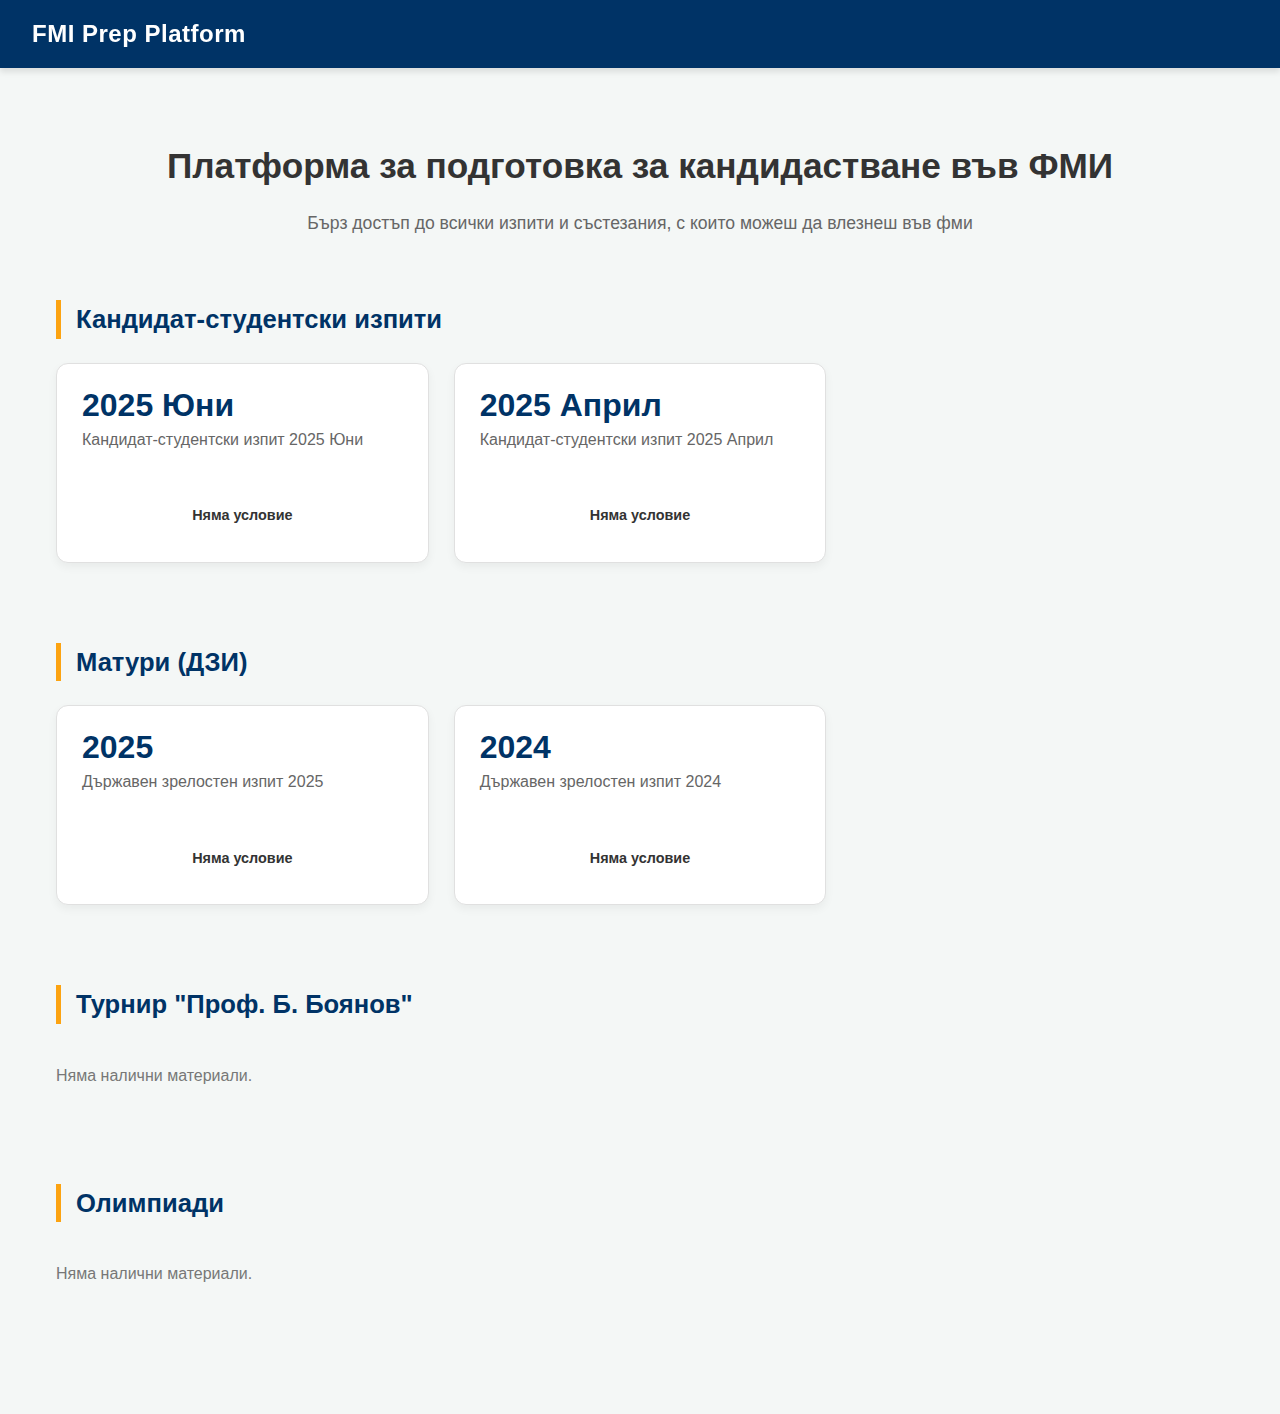
<file: index.html>
<!doctype html>
<html lang="bg">
    <head>
        <meta charset="UTF-8" />
        <meta name="viewport" content="width=device-width, initial-scale=1.0" />
        <title>FMI Prep Platform</title>
        <link rel="stylesheet" href="style.css" />
    </head>
    <body>
        <nav class="navbar">
            <a href="#" class="brand">FMI Prep Platform</a>
        </nav>

        <div class="container">
            <header class="hero">
                <h1>Платформа за подготовка за кандидастване във ФМИ</h1>
                <p>Бърз достъп до всички изпити и състезания, с които можеш да влезнеш във фми</p>
            </header>

            <section id="uni" class="archive-section">
                <h2 class="section-title">Кандидат-студентски изпити</h2>
                <div id="uni-grid" class="grid">Зареждане...</div>
            </section>

            <section id="matura" class="archive-section">
                <h2 class="section-title">Матури (ДЗИ)</h2>
                <div id="matura-grid" class="grid">Зареждане...</div>
            </section>

            <section id="boyanov" class="archive-section">
                <h2 class="section-title">Турнир "Проф. Б. Боянов"</h2>
                <div id="boyanov-grid" class="grid">Зареждане...</div>
            </section>

            <section id="olympiad" class="archive-section">
                <h2 class="section-title">Олимпиади</h2>
                <div id="olympiad-grid" class="grid">Зареждане...</div>
            </section>
        </div>

        <script>
            window.onload = async () => {
                try {
                    const response = await fetch("registry.json");
                    const data = await response.json();

                    populateGrid("uni-grid", data.ksi || data.university);
                    populateGrid("matura-grid", data.dzi || data.matura);
                    populateGrid("olympiad-grid", data.olimpiadi || data.olympiad);
                    populateGrid("boyanov-grid", data.boyanov);
                } catch (error) {
                    console.error("Грешка:", error);
                    document.querySelector(".container").innerHTML =
                        "<h1>Грешка!</h1><p>Не мога да намеря файл <b>registry.json</b>.</p>";
                }
            };

            function populateGrid(elementId, items) {
                const container = document.getElementById(elementId);

                if (!items || items.length === 0) {
                    container.innerHTML = "<p style='color:#777'>Няма налични материали.</p>";
                    return;
                }

                container.innerHTML = items
                    .map((item) => {
                        const hasAnswers = item.url_answers && item.url_answers.trim() !== "";
                        const hasProblems = item.url_problems && item.url_problems.trim() !== "";

                        return `
                <div class="card">
                    <div class="card-header">
                        <span class="card-year">${item.year}</span>
                        <div class="card-title">${item.title}</div>
                    </div>
                    
                    <div class="card-actions">
                        <!-- Бутон Условие -->
                        ${
                            hasProblems
                                ? `<a href="${item.url_problems}" 
                                  class="btn-card btn-problem" 
                                  target="_blank">
                                  Условие
                               </a>`
                                : `<span class="btn-card btn-disabled">Няма условие</span>`
                        }

                        <!-- Бутон Отговори -->
                        ${
                            hasAnswers
                                ? `<a href="${item.url_answers}" 
                                  class="btn-card btn-answer" 
                                  target="_blank">
                                  Отговори
                               </a>`
                                : ""
                        }
                    </div>
                </div>
                `;
                    })
                    .join("");
            }
        </script>
    </body>
</html>
</file>
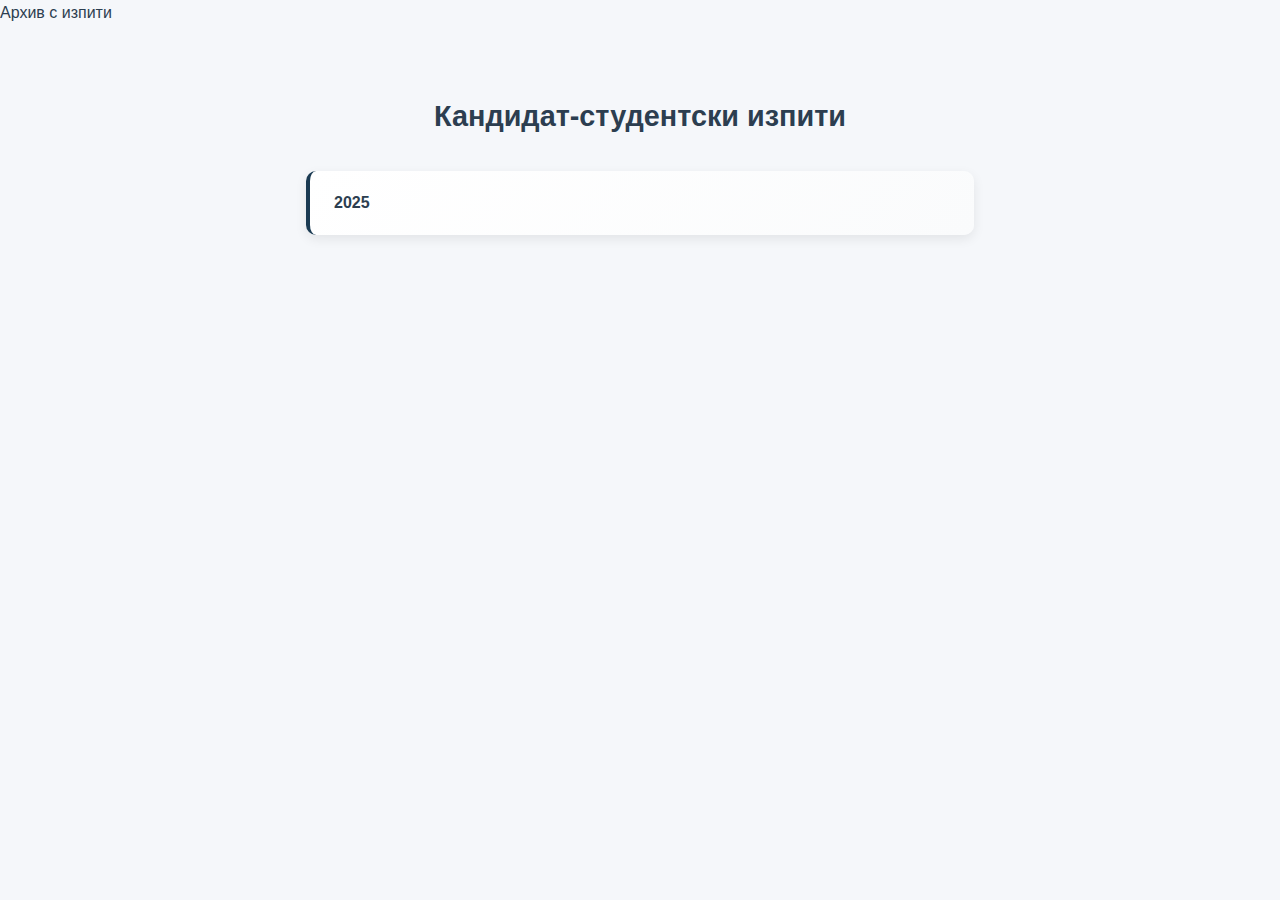
<file: exam_list.html>
<!doctype html>
<html lang="bg">
    <head>
        <meta charset="UTF-8" />
        <meta name="viewport" content="width=device-width, initial-scale=1.0" />
        <title>Избор на година</title>
        <link rel="stylesheet" href="css/style.css" />
    </head>
    <body>
        <nav>Архив с изпити</nav>

        <div class="list-container">
            <h1 id="page-title" class="page-title">Зареждане...</h1>
            <div id="list"></div>
        </div>

        <script>
            window.onload = async () => {
                const params = new URLSearchParams(window.location.search);
                const type = params.get("type") || "university";

                document.getElementById("page-title").innerText =
                    type === "university" ? "Кандидат-студентски изпити" : "Матури по Математика";

                try {
                    const res = await fetch("data/registry.json");
                    const data = await res.json();
                    const exams = data[type] || [];
                    const listDiv = document.getElementById("list");

                    if (exams.length === 0) {
                        listDiv.innerHTML = "<p style='text-align:center'>Няма тестове.</p>";
                        return;
                    }

                    exams.forEach((exam) => {
                        const link = document.createElement("a");
                        link.className = "exam-item";
                        link.href = `practice.html?id=${exam.id}`;

                        link.innerHTML = `
                        <span>${exam.year}</span>
                        <span class="chevron">➜</span>
                    `;
                        listDiv.appendChild(link);
                    });
                } catch (e) {
                    console.error(e);
                }
            };
        </script>
    </body>
</html>
</file>
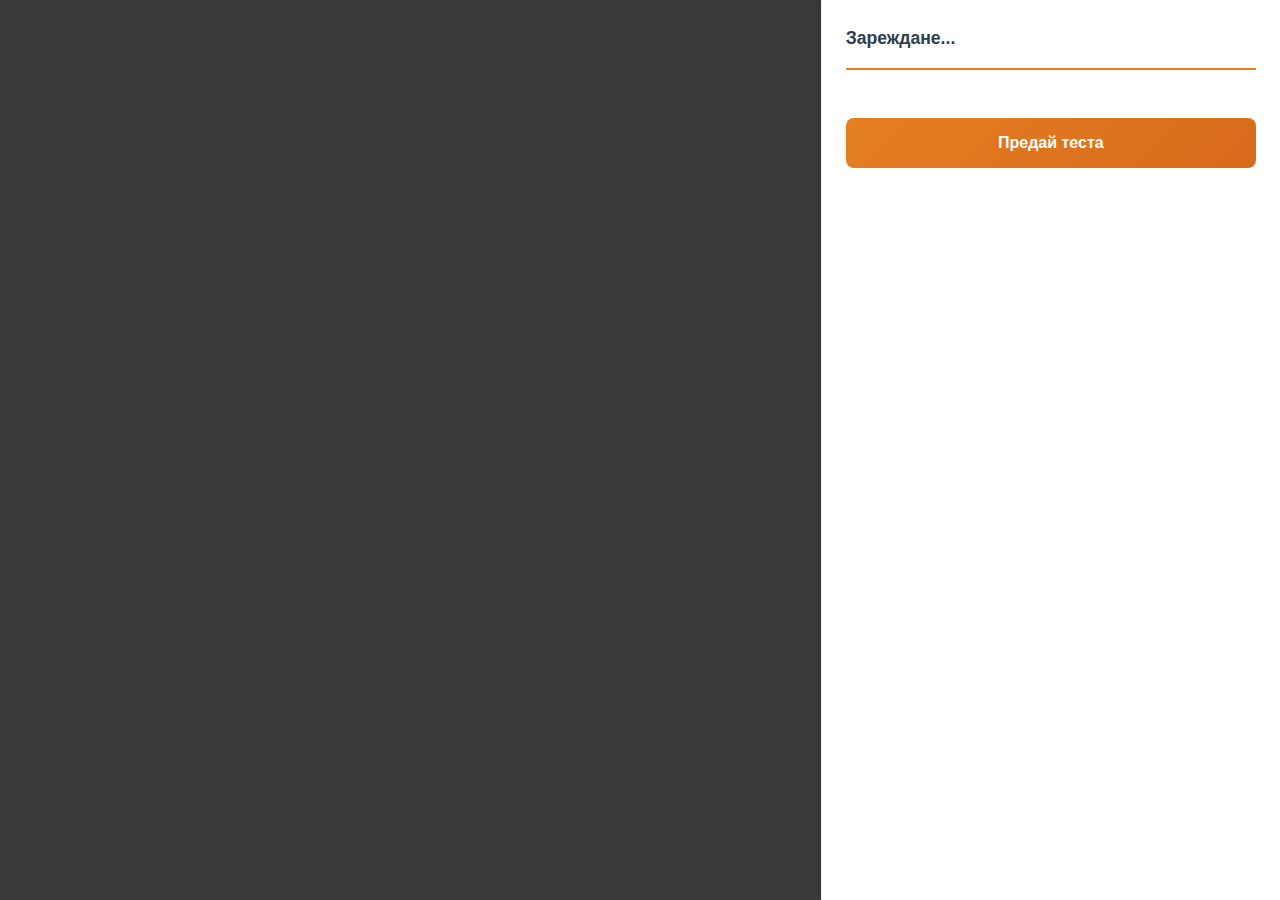
<file: practice.html>
<!doctype html>
<html lang="bg">
    <head>
        <meta charset="UTF-8" />
        <meta name="viewport" content="width=device-width, initial-scale=1.0" />
        <title>Тест</title>
        <link rel="stylesheet" href="css/style.css" />
    </head>
    <!-- Added class for specific styling -->
    <body class="practice-mode">
        <div class="workspace">
            <div class="pdf-box">
                <iframe id="pdf-frame" src=""></iframe>
            </div>

            <div class="sheet-box">
                <h3 id="exam-title">Зареждане...</h3>
                <div id="questions"></div>

                <button class="submit-btn" onclick="checkAnswers()">Предай теста</button>
                <div id="score-box" class="score-box"></div>
            </div>
        </div>

        <script>
            let correctKeys = [];
            let userPicks = {};

            window.onload = async () => {
                const id = new URLSearchParams(window.location.search).get("id");
                if (!id) return alert("Грешка: Няма избран изпит!");

                try {
                    document.getElementById("pdf-frame").src = `data/${id}.pdf`;
                    const res = await fetch(`data/${id}_ans.json`);
                    const data = await res.json();

                    document.getElementById("exam-title").innerText = data.title;
                    correctKeys = data.answers;
                    renderSheet(correctKeys.length);
                } catch (e) {
                    console.log(e);
                    alert("Грешка при зареждане на данните.");
                }
            };

            function renderSheet(count) {
                const container = document.getElementById("questions");
                for (let i = 0; i < count; i++) {
                    const row = document.createElement("div");
                    row.className = "question-row";
                    row.innerHTML = `<div class="q-num">${i + 1}.</div>`;

                    const bubbles = document.createElement("div");
                    bubbles.className = "bubbles";

                    ["A", "B", "C", "D"].forEach((opt) => {
                        const b = document.createElement("div");
                        b.className = "bubble";
                        b.innerText = opt;
                        b.id = `q${i}_${opt}`;
                        b.onclick = () => select(i, opt);
                        bubbles.appendChild(b);
                    });
                    row.appendChild(bubbles);
                    container.appendChild(row);
                }
            }

            function select(idx, opt) {
                userPicks[idx] = opt;
                ["A", "B", "C", "D"].forEach((o) => document.getElementById(`q${idx}_${o}`).classList.remove("selected"));
                document.getElementById(`q${idx}_${opt}`).classList.add("selected");
            }

            function checkAnswers() {
                let points = 0;
                correctKeys.forEach((key, i) => {
                    const user = userPicks[i];
                    if (user === key) points++;
                    if (user) document.getElementById(`q${i}_${user}`).classList.add(user === key ? "correct" : "wrong");
                    document.getElementById(`q${i}_${key}`).classList.add("correct");
                });
                const box = document.getElementById("score-box");
                box.style.display = "block";
                box.innerText = `Резултат: ${points} / ${correctKeys.length}`;

                // Scroll to bottom of sheet
                document.querySelector(".sheet-box").scrollTop = document.querySelector(".sheet-box").scrollHeight;
            }
        </script>
    </body>
</html>
</file>
<file: style.css>
/* =========================================
   1. ГЛОБАЛНИ ПРОМЕНЛИВИ И НАСТРОЙКИ
   ========================================= */
:root {
    --primary: #003366; /* Тъмносиньо (ФМИ/СУ) */
    --primary-light: #e3f2fd; /* Светлосиньо за фон на бутони */
    --accent: #fca311; /* Оранжево (Акцент) */
    --accent-light: #fff3e0; /* Светлооранжево */
    --bg: #f4f7f6; /* Фон на сайта */
    --white: #ffffff;
    --text: #333;
    --gray: #666;
}

* {
    box-sizing: border-box;
}

body {
    font-family: "Segoe UI", Tahoma, Geneva, Verdana, sans-serif;
    background-color: var(--bg);
    color: var(--text);
    margin: 0;
    padding: 0;
    line-height: 1.5;
}

/* =========================================
   2. НАВИГАЦИЯ (NAVBAR)
   ========================================= */
.navbar {
    background: var(--primary);
    color: var(--white);
    padding: 1rem 2rem;
    box-shadow: 0 4px 6px rgba(0, 0, 0, 0.1);
    position: sticky;
    top: 0;
    z-index: 1000;
    display: flex;
    justify-content: space-between;
    align-items: center;
}

.brand {
    font-size: 1.5rem;
    font-weight: bold;
    text-decoration: none;
    color: var(--white);
    letter-spacing: 0.5px;
}

.nav-links {
    display: flex;
    gap: 20px;
}

.nav-links a {
    color: rgba(255, 255, 255, 0.8);
    text-decoration: none;
    font-size: 0.95rem;
    transition: color 0.2s;
}

.nav-links a:hover {
    color: var(--white);
    text-decoration: underline;
}

/* =========================================
   3. ОСНОВНО СЪДЪРЖАНИЕ (LAYOUT)
   ========================================= */
.container {
    max-width: 1200px;
    margin: 0 auto;
    padding: 2rem 1rem;
}

.hero {
    text-align: center;
    margin-bottom: 4rem;
    padding-top: 1rem;
}

.hero h1 {
    color: var(--text);
    margin-bottom: 0.5rem;
    font-size: 2.2rem;
}

.hero p {
    color: var(--gray);
    font-size: 1.1rem;
}

/* =========================================
   4. СЕКЦИИ И ЗАГЛАВИЯ
   ========================================= */
.archive-section {
    margin-bottom: 5rem;
}

.section-title {
    border-left: 5px solid var(--accent);
    padding-left: 15px;
    color: var(--primary);
    margin-bottom: 1.5rem;
    font-size: 1.6rem;
    font-weight: bold;
}

/* =========================================
   5. МРЕЖА ОТ КАРТИ (GRID)
   ========================================= */
.grid {
    display: grid;
    /* Автоматично оразмеряване, минимум 280px ширина на карта */
    grid-template-columns: repeat(auto-fill, minmax(280px, 1fr));
    gap: 25px;
}

/* =========================================
   6. ДИЗАЙН НА КАРТАТА (CARD)
   ========================================= */
.card {
    background: var(--white);
    border-radius: 12px;
    padding: 25px;
    box-shadow: 0 4px 10px rgba(0, 0, 0, 0.05);
    transition:
        transform 0.2s,
        box-shadow 0.2s;
    border: 1px solid #e0e0e0;

    /* Flexbox за подредба (Header горе, Бутони долу) */
    display: flex;
    flex-direction: column;
    justify-content: space-between;
    min-height: 200px;
}

.card:hover {
    transform: translateY(-5px);
    box-shadow: 0 12px 20px rgba(0, 0, 0, 0.1);
    border-color: #d0d0d0;
}

/* Горна част на картата (Година и Заглавие) */
.card-header {
    margin-bottom: 20px;
}

.card-year {
    font-size: 2rem;
    font-weight: 800; /* Extra Bold */
    color: var(--primary);
    display: block;
    line-height: 1;
    margin-bottom: 8px;
}

.card-title {
    font-size: 1rem;
    color: var(--gray);
    line-height: 1.4;
}

/* Долна част (Бутоните) */
.card-actions {
    display: flex;
    gap: 10px;
    margin-top: auto;
}

/* Общ стил за бутоните */
.btn-card {
    flex: 1; /* Равна ширина */
    padding: 10px 5px;
    text-align: center;
    border-radius: 8px;
    text-decoration: none;
    font-weight: 600;
    font-size: 0.9rem;
    transition: all 0.2s ease;
    display: flex;
    align-items: center;
    justify-content: center;
    gap: 5px;
}

/* Специфичен стил: Условие (Син) */
.btn-problem {
    background-color: var(--primary-light);
    color: var(--primary);
    border: 1px solid transparent;
}

.btn-problem:hover {
    background-color: var(--primary);
    color: var(--white);
}

/* Специфичен стил: Отговори (Оранжев) */
.btn-answer {
    background-color: var(--accent-light);
    color: #e65100; /* Тъмно оранжево за текст */
    border: 1px solid transparent;
}

.btn-answer:hover {
    background-color: var(--accent);
    color: #000;
}

/* =========================================
   7. СТРАНИЦА ЗА ПРЕГЛЕД (VIEW.HTML)
   ========================================= */
.viewer-body {
    height: 100vh;
    overflow: hidden;
    display: flex;
    flex-direction: column;
    background-color: #333;
}

.back-btn {
    position: absolute;
    top: 15px;
    left: 20px;
    background: var(--white);
    padding: 10px 20px;
    border-radius: 30px;
    text-decoration: none;
    color: var(--primary);
    font-weight: bold;
    box-shadow: 0 4px 10px rgba(0, 0, 0, 0.3);
    z-index: 2000;
    transition: transform 0.2s;
    display: flex;
    align-items: center;
    gap: 8px;
}

.back-btn:hover {
    transform: translateY(-2px);
    background: #f0f0f0;
}

.pdf-frame {
    width: 100%;
    height: 100%;
    border: none;
    background: #555; /* Тъмен фон докато зарежда */
}

.download-bar {
    background: #222;
    color: #ccc;
    text-align: center;
    padding: 12px;
    font-size: 0.9rem;
    border-top: 1px solid #444;
}

.download-link {
    color: var(--accent);
    font-weight: bold;
    text-decoration: none;
}

.download-link:hover {
    text-decoration: underline;
}

/* =========================================
   8. МОБИЛНА ВЕРСИЯ
   ========================================= */
@media (max-width: 768px) {
    .navbar {
        flex-direction: column;
        gap: 15px;
        text-align: center;
    }

    .nav-links {
        flex-wrap: wrap;
        justify-content: center;
    }

    .grid {
        grid-template-columns: 1fr; /* Една колона на мобилни */
    }

    .hero h1 {
        font-size: 1.8rem;
    }
}
</file>
<file: css/style.css>
/* --- GLOBAL VARIABLES --- */
:root {
    --primary: #1a3a52; /* Professional Dark Blue */
    --primary-light: #2d5a80;
    --secondary: #e67e22; /* Professional Orange */
    --accent: #3498db; /* Professional Blue Accent */
    --success: #27ae60;
    --error: #e74c3c;
    --bg-color: #f5f7fa;
    --bg-light: #ffffff;
    --text-primary: #2c3e50;
    --text-secondary: #7f8c8d;
    --border-color: #ecf0f1;
    --shadow-sm: 0 2px 4px rgba(0, 0, 0, 0.1);
    --shadow-md: 0 4px 12px rgba(0, 0, 0, 0.08);
    --shadow-lg: 0 8px 24px rgba(0, 0, 0, 0.12);
}

/* --- RESET & BODY --- */
* {
    box-sizing: border-box;
}

body {
    font-family: -apple-system, BlinkMacSystemFont, "Segoe UI", Roboto, "Helvetica Neue", Arial, sans-serif;
    background-color: var(--bg-color);
    color: var(--text-primary);
    margin: 0;
    padding: 0;
    display: flex;
    flex-direction: column;
    min-height: 100vh;
    line-height: 1.6;
}

/* --- NAVIGATION (Global) --- */
.navbar {
    background: linear-gradient(135deg, var(--primary) 0%, var(--primary-light) 100%);
    color: var(--bg-light);
    padding: 0;
    box-shadow: var(--shadow-md);
    position: sticky;
    top: 0;
    z-index: 100;
}

.navbar-container {
    max-width: 1400px;
    margin: 0 auto;
    padding: 1.2rem 1rem;
    display: flex;
    align-items: center;
    gap: 0.5rem;
}

.navbar-brand {
    font-size: 1.4rem;
    font-weight: 700;
    letter-spacing: 0.5px;
}

.navbar-subtitle {
    font-size: 0.85rem;
    opacity: 0.9;
}

/* --- INDEX PAGE STYLES --- */
.hero {
    text-align: center;
    padding: 5rem 1rem 4rem;
    background: linear-gradient(135deg, var(--primary) 0%, var(--primary-light) 100%);
    color: var(--bg-light);
    box-shadow: 0 10px 40px rgba(26, 58, 82, 0.2);
}

.hero-content {
    max-width: 1400px;
    margin: 0 auto;
}

.hero-icon {
    font-size: 4rem;
    display: inline-block;
    margin-bottom: 1rem;
    animation: float 3s ease-in-out infinite;
}

.hero h1 {
    color: var(--bg-light);
    font-size: 3.2rem;
    margin: 0 0 1rem 0;
    font-weight: 700;
    letter-spacing: -1px;
    text-shadow: 0 2px 4px rgba(0, 0, 0, 0.1);
}

.hero-subtitle {
    color: rgba(255, 255, 255, 0.95);
    font-size: 1.2rem;
    margin: 0;
    font-weight: 300;
    letter-spacing: 0.3px;
}

.main-container {
    flex: 1;
    max-width: 1400px;
    width: 100%;
    margin: 0 auto;
    padding: 4rem 2rem;
    display: grid;
    grid-template-columns: 1fr 1fr;
    gap: 3rem;
}

.exam-section {
    background: var(--bg-light);
    padding: 3rem 2.5rem;
    border-radius: 18px;
    box-shadow: var(--shadow-md);
    border-left: 8px solid var(--border-color);
    transition: all 0.3s ease;
    position: relative;
    overflow: hidden;
}

.exam-section::before {
    content: "";
    position: absolute;
    top: 0;
    left: 0;
    right: 0;
    height: 4px;
    background: linear-gradient(90deg, rgba(0, 0, 0, 0), var(--primary), rgba(0, 0, 0, 0));
    opacity: 0;
    transition: opacity 0.3s ease;
}

.exam-section-uni {
    border-left-color: var(--primary);
}

.exam-section-uni::before {
    background: linear-gradient(90deg, rgba(0, 0, 0, 0), var(--primary), rgba(0, 0, 0, 0));
}

.exam-section-matura {
    border-left-color: var(--secondary);
}

.exam-section-matura::before {
    background: linear-gradient(90deg, rgba(0, 0, 0, 0), var(--secondary), rgba(0, 0, 0, 0));
}

.exam-section:hover {
    box-shadow: var(--shadow-lg);
    transform: translateY(-6px);
}

.exam-section:hover::before {
    opacity: 1;
}

@media (max-width: 900px) {
    .main-container {
        grid-template-columns: 1fr;
        gap: 1.5rem;
        padding: 3rem 1.5rem;
    }

    .section-header {
        gap: 1rem;
    }

    .section-icon {
        font-size: 2.5rem;
        min-width: 2.8rem;
    }

    .section-header h2 {
        font-size: 1.5rem;
    }

    .hero {
        padding: 4rem 1rem 3rem;
    }

    .hero h1 {
        font-size: 2.6rem;
    }

    .exam-section {
        padding: 2rem 1.5rem;
    }
}

.section-header {
    display: flex;
    align-items: center;
    gap: 1.5rem;
    margin-bottom: 2.5rem;
}

.section-icon {
    font-size: 3rem;
    display: flex;
    align-items: center;
    justify-content: center;
    min-width: 3.5rem;
    animation: float 3s ease-in-out infinite;
}

.section-title-group {
    text-align: left;
    flex: 1;
}

.section-header h2 {
    margin: 0;
    color: var(--primary);
    font-size: 1.8rem;
    font-weight: 700;
}

.section-desc {
    margin: 0.3rem 0 0 0;
    color: var(--text-secondary);
    font-size: 0.95rem;
    font-weight: 400;
}

.section-icon {
    font-size: 3.5rem;
    margin-bottom: 1rem;
    display: block;
    animation: float 3s ease-in-out infinite;
}

@keyframes float {
    0%,
    100% {
        transform: translateY(0px);
    }
    50% {
        transform: translateY(-8px);
    }
}

.section-header h2 {
    color: var(--text-primary);
    font-size: 1.8rem;
    margin: 0 0 0.7rem 0;
    font-weight: 700;
    letter-spacing: -0.5px;
}

.section-description {
    color: var(--text-secondary);
    margin: 0;
    font-size: 1rem;
    line-height: 1.5;
}

.exam-grid {
    display: grid;
    grid-template-columns: 1fr;
    gap: 1rem;
}

.exam-card {
    background: linear-gradient(135deg, var(--primary) 0%, var(--primary-light) 100%);
    border: none;
    padding: 1.5rem 1rem;
    border-radius: 14px;
    text-decoration: none;
    color: var(--bg-light);
    display: flex;
    flex-direction: column;
    justify-content: center;
    align-items: center;
    text-align: center;
    transition: all 0.3s cubic-bezier(0.4, 0, 0.2, 1);
    cursor: pointer;
    position: relative;
    overflow: hidden;
    box-shadow: var(--shadow-md);
    min-height: 100px;
}

.exam-section-matura .exam-card {
    background: linear-gradient(135deg, var(--secondary) 0%, #d86a1a 100%);
}

.exam-card::before {
    content: "";
    position: absolute;
    top: 0;
    left: 0;
    right: 0;
    bottom: 0;
    background: rgba(255, 255, 255, 0);
    transition: background 0.3s ease;
}

.exam-card:hover::before {
    background: rgba(255, 255, 255, 0.15);
}

.exam-card:hover {
    transform: translateY(-8px);
    box-shadow: 0 16px 40px rgba(26, 58, 82, 0.35);
}

.exam-year {
    font-size: 1.3rem;
    font-weight: 700;
    color: var(--bg-light);
    margin-bottom: 0.3rem;
    position: relative;
    z-index: 1;
}

.exam-arrow {
    display: none;
}

.exam-card:hover .exam-arrow {
    opacity: 1;
    transform: translateX(4px);
}

/* --- LIST PAGE STYLES --- */
.list-container {
    max-width: 700px;
    margin: 3rem auto;
    padding: 0 1rem;
    width: 100%;
    flex: 1;
}

.page-title {
    color: var(--text-primary);
    text-align: center;
    margin-bottom: 2rem;
    font-size: 1.8rem;
    font-weight: 700;
}

.exam-item {
    background: linear-gradient(135deg, var(--bg-light) 0%, #fafbfc 100%);
    padding: 1.2rem 1.5rem;
    margin-bottom: 1rem;
    border-radius: 10px;
    display: flex;
    justify-content: space-between;
    align-items: center;
    text-decoration: none;
    color: var(--text-primary);
    box-shadow: var(--shadow-md);
    transition: all 0.3s ease;
    border-left: 4px solid var(--primary);
    font-size: 1rem;
    font-weight: 600;
}

.exam-item:hover {
    transform: translateX(4px);
    box-shadow: var(--shadow-lg);
    background: linear-gradient(135deg, var(--bg-light) 0%, #f0f5fa 100%);
}

.chevron {
    color: var(--secondary);
    opacity: 0;
    transition: all 0.3s ease;
}

.exam-item:hover .chevron {
    opacity: 1;
    transform: translateX(3px);
}

/* --- PRACTICE PAGE STYLES --- */
body.practice-mode {
    overflow: hidden;
    height: 100vh;
}

.workspace {
    display: flex;
    height: 100%;
    width: 100%;
    background: #f5f7fa;
}

.pdf-box {
    flex: 2;
    background: #3a3a3a;
    height: 100%;
    overflow: hidden;
}

iframe {
    width: 100%;
    height: 100%;
    border: none;
}

.sheet-box {
    flex: 1;
    background: var(--bg-light);
    padding: 1.5rem;
    overflow-y: auto;
    border-left: 1px solid var(--border-color);
    display: flex;
    flex-direction: column;
    box-shadow: -2px 0 8px rgba(0, 0, 0, 0.05);
}

.sheet-box h3 {
    margin: 0 0 1.5rem 0;
    color: var(--text-primary);
    border-bottom: 2px solid var(--secondary);
    padding-bottom: 1rem;
    font-size: 1.1rem;
    font-weight: 600;
}

.sheet-header {
    display: flex;
    align-items: center;
    justify-content: space-between;
    margin-bottom: 1.5rem;
}

.sheet-header h3 {
    margin: 0;
    border-bottom: 2px solid var(--secondary);
    padding-bottom: 1rem;
    font-size: 1.1rem;
    font-weight: 600;
    color: var(--text-primary);
    flex: 1;
}

.fullscreen-btn {
    background: none;
    border: none;
    font-size: 1.5rem;
    cursor: pointer;
    padding: 0.5rem;
    margin-left: 1rem;
    color: var(--text-secondary);
    transition: all 0.3s ease;
    border-radius: 6px;
    width: 40px;
    height: 40px;
    display: flex;
    align-items: center;
    justify-content: center;
}

.fullscreen-btn:hover {
    background: var(--bg-color);
    color: var(--primary);
    transform: scale(1.1);
}

.fullscreen-btn.active {
    background: var(--primary);
    color: var(--bg-light);
}

.workspace.fullscreen-mode {
    flex-direction: column;
}

.sheet-box.fullscreen {
    flex: 1;
    width: 100%;
}

.mobile-header {
    background: linear-gradient(135deg, var(--primary) 0%, var(--primary-light) 100%);
    color: var(--bg-light);
    padding: 0.8rem;
    display: none;
    align-items: center;
    justify-content: space-between;
    z-index: 200;
    box-shadow: 0 4px 12px rgba(0, 0, 0, 0.15);
}

.open-sheet-btn {
    background: linear-gradient(135deg, var(--secondary), #d86a1a);
    color: var(--bg-light);
    border: none;
    padding: 1rem 2.5rem;
    border-radius: 10px;
    font-size: 1.1rem;
    font-weight: 700;
    cursor: pointer;
    transition: all 0.3s cubic-bezier(0.4, 0, 0.2, 1);
    box-shadow: 0 6px 16px rgba(230, 126, 34, 0.35);
    letter-spacing: 0.5px;
    white-space: nowrap;
}

.open-sheet-btn:hover {
    background: linear-gradient(135deg, #d86a1a, #c45a0a);
    transform: translateY(-3px);
    box-shadow: 0 6px 20px rgba(230, 126, 34, 0.35);
}

.open-sheet-btn:active {
    transform: translateY(-1px);
    box-shadow: 0 2px 8px rgba(230, 126, 34, 0.25);
}

.mobile-submit-btn {
    background: linear-gradient(135deg, var(--primary), var(--primary-light));
    color: var(--bg-light);
    border: none;
    padding: 0.9rem 1.5rem;
    border-radius: 8px;
    font-size: 1rem;
    font-weight: 700;
    cursor: pointer;
    transition: all 0.3s cubic-bezier(0.4, 0, 0.2, 1);
    box-shadow: 0 4px 12px rgba(26, 58, 82, 0.25);
    letter-spacing: 0.3px;
    white-space: nowrap;
    margin-left: 0.8rem;
}

.mobile-submit-btn:hover {
    background: linear-gradient(135deg, var(--primary-light), var(--primary));
    transform: translateY(-3px);
    box-shadow: 0 6px 20px rgba(26, 58, 82, 0.35);
}

.mobile-submit-btn:active {
    transform: translateY(-1px);
    box-shadow: 0 2px 8px rgba(26, 58, 82, 0.25);
}

.sheet-box.mobile-open {
    display: block !important;
    position: absolute;
    top: 0;
    left: 0;
    right: 0;
    bottom: 0;
    width: 100%;
    height: 100%;
    z-index: 150;
}

.question-row {
    display: flex;
    align-items: center;
    margin-bottom: 0.8rem;
    padding: 0.7rem 0.8rem;
    border-radius: 8px;
    background: var(--bg-color);
    transition: background 0.2s ease;
}

.question-row:hover {
    background: #eff2f7;
}

.q-num {
    width: 30px;
    font-weight: 600;
    color: var(--text-primary);
    font-size: 0.95rem;
}

.bubbles {
    display: flex;
    gap: 0.6rem;
    margin-left: 0.8rem;
}

.bubble {
    width: 36px;
    height: 36px;
    border: 2px solid var(--border-color);
    border-radius: 50%;
    display: flex;
    align-items: center;
    justify-content: center;
    cursor: pointer;
    font-weight: 600;
    color: var(--text-secondary);
    background: var(--bg-light);
    transition: all 0.2s cubic-bezier(0.4, 0, 0.2, 1);
    font-size: 0.9rem;
}

.bubble:hover {
    border-color: var(--primary);
    color: var(--primary);
    transform: scale(1.05);
}

.bubble.selected {
    background: var(--primary);
    color: var(--bg-light);
    border-color: var(--primary);
    box-shadow: 0 4px 8px rgba(26, 58, 82, 0.2);
}

.bubble.correct {
    background: var(--success);
    color: var(--bg-light);
    border-color: var(--success);
}

.bubble.wrong {
    background: var(--error);
    color: var(--bg-light);
    border-color: var(--error);
}

.submit-btn {
    width: 100%;
    padding: 1rem;
    background: linear-gradient(135deg, var(--secondary), #d86a1a);
    border: none;
    font-weight: 600;
    cursor: pointer;
    margin-top: 1.5rem;
    margin-bottom: 1rem;
    font-size: 1rem;
    border-radius: 8px;
    color: white;
    transition: all 0.3s ease;
    display: block;
    visibility: visible;
}

.submit-btn:hover {
    transform: translateY(-2px);
    box-shadow: 0 6px 16px rgba(230, 126, 34, 0.3);
}

.submit-btn:active {
    transform: translateY(0);
}

.score-box {
    display: none;
    text-align: center;
    margin-top: 1.5rem;
    font-weight: 600;
    font-size: 1.1rem;
    background: linear-gradient(135deg, #f0f5fa, #ffffff);
    padding: 1.5rem;
    border-radius: 10px;
    border: 2px solid var(--primary);
    color: var(--text-primary);
    box-shadow: var(--shadow-md);
}

/* --- MOBILE RESPONSIVE --- */
@media (max-width: 768px) {
    body.practice-mode {
        display: flex;
        flex-direction: column;
    }

    .mobile-header {
        display: flex;
        position: fixed;
        top: 0;
        left: 0;
        right: 0;
        height: 70px;
        padding: 0.8rem;
        z-index: 200;
    }

    .workspace {
        flex-direction: column;
        margin-top: 70px;
        height: calc(100vh - 70px);
    }

    .pdf-box {
        flex: 1;
        height: 100%;
        min-height: 100%;
        overflow: hidden;
    }

    .sheet-box {
        flex: 1;
        width: 100%;
        padding: 1rem;
        border-left: none;
        border-top: 1px solid var(--border-color);
        display: none;
    }

    .sheet-box.mobile-open {
        display: flex !important;
        flex-direction: column;
        position: fixed;
        top: 70px;
        left: 0;
        right: 0;
        bottom: 0;
        margin: 0;
        border: none;
        width: 100%;
        height: calc(100vh - 70px);
        z-index: 150;
        border-radius: 0;
    }

    .sheet-box h3 {
        font-size: 1rem;
        margin: 0 0 1rem 0;
        padding-bottom: 0.8rem;
    }

    .sheet-header h3 {
        font-size: 1rem;
        margin: 0;
        padding-bottom: 0.8rem;
    }

    .fullscreen-btn {
        width: 36px;
        height: 36px;
        font-size: 1.2rem;
        margin-left: 0.8rem;
        display: none;
    }

    .question-row {
        flex-wrap: wrap;
        margin-bottom: 1rem;
        padding: 0.6rem;
    }

    .q-num {
        width: 100%;
        margin-bottom: 0.6rem;
    }

    .bubbles {
        width: 100%;
        gap: 0.4rem;
        margin-left: 0;
        display: flex;
        justify-content: space-around;
    }

    .bubble {
        width: 44px;
        height: 44px;
        font-size: 0.85rem;
        min-width: 44px;
        flex: 0 0 44px;
    }

    .submit-btn {
        padding: 0.9rem;
        font-size: 0.95rem;
        margin-top: 1rem;
        margin-bottom: 0.8rem;
        display: block;
        visibility: visible;
    }
}

@media (max-width: 480px) {
    .sheet-box {
        padding: 0.8rem;
    }

    .sheet-box h3 {
        font-size: 0.95rem;
        margin-bottom: 0.8rem;
    }

    .sheet-header h3 {
        font-size: 0.95rem;
        margin-bottom: 0.8rem;
    }

    .question-row {
        padding: 0.5rem;
        margin-bottom: 0.8rem;
    }

    .q-num {
        font-size: 0.9rem;
    }

    .bubble {
        width: 40px;
        height: 40px;
        min-width: 40px;
        flex: 0 0 40px;
        font-size: 0.8rem;
    }

    .submit-btn {
        padding: 0.9rem 1rem;
        font-size: 0.95rem;
        margin-top: 1.5rem;
        margin-bottom: 1rem;
        display: block;
        visibility: visible;
    }
}

@media (max-width: 480px) {
    .hero {
        padding: 3rem 1rem;
    }

    .hero-icon {
        font-size: 3rem;
        margin-bottom: 0.8rem;
    }

    .hero h1 {
        font-size: 2rem;
        margin-bottom: 0.6rem;
    }

    .hero-subtitle {
        font-size: 1rem;
    }

    .main-container {
        padding: 2rem 1rem;
        gap: 1rem;
    }

    .exam-section {
        padding: 1.5rem 1rem;
    }

    .section-header {
        gap: 0.8rem;
        margin-bottom: 1.5rem;
    }

    .section-icon {
        font-size: 2rem;
        min-width: 2.2rem;
    }

    .section-header h2 {
        font-size: 1.2rem;
    }

    .section-desc {
        font-size: 0.85rem;
    }

    .exam-card {
        padding: 1.8rem 1rem;
        min-height: 110px;
        border-radius: 12px;
    }

    .exam-year {
        font-size: 1.3rem;
    }

    .exam-arrow {
        font-size: 1.2rem;
    }

    .footer p {
        font-size: 0.85rem;
    }

    .score-box {
        padding: 1rem;
        font-size: 1rem;
        margin-top: 1rem;
    }
}
/* --- FOOTER --- */
.footer {
    background: linear-gradient(135deg, var(--primary) 0%, var(--primary-light) 100%);
    color: rgba(255, 255, 255, 0.9);
    text-align: center;
    padding: 2rem 1rem;
    margin-top: auto;
    box-shadow: 0 -4px 16px rgba(26, 58, 82, 0.1);
}

.footer-content {
    max-width: 1400px;
    margin: 0 auto;
}

.footer p {
    margin: 0;
    font-size: 0.95rem;
    letter-spacing: 0.3px;
}
</file>
